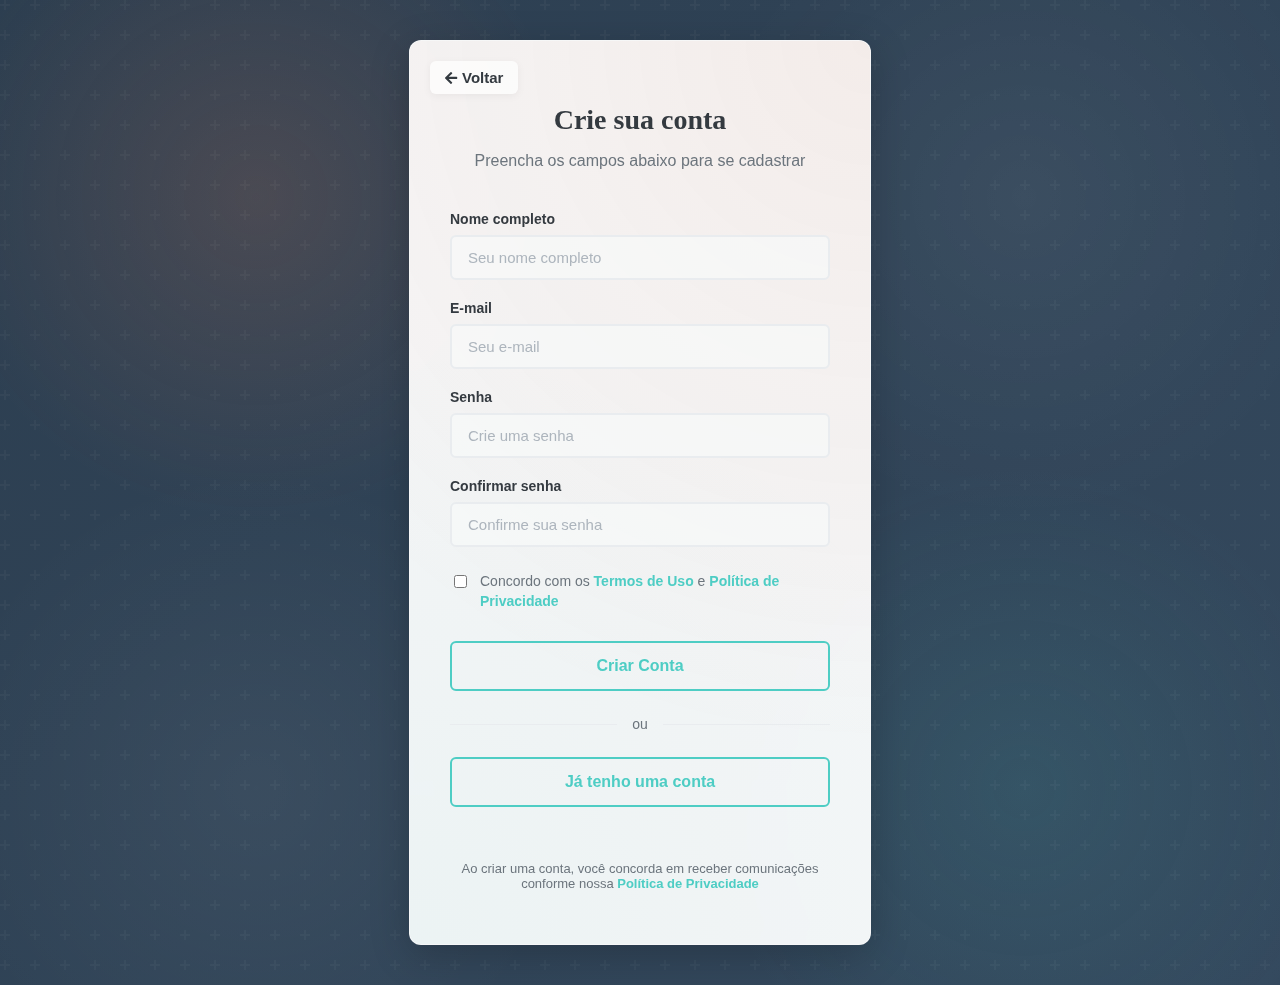
<file: Projetin/cadastro.html>
<html lang="pt-br">
<head>
    <meta charset="UTF-8">
    <meta name="viewport" content="width=device-width, initial-scale=1.0">
    <title>Cadastro - Projetin Futuro</title>
    <link rel="stylesheet" href="https://cdnjs.cloudflare.com/ajax/libs/font-awesome/5.15.4/css/all.min.css">
    <link rel="stylesheet" href="css/cadastro.css">
</head>
<body>
    <div class="page-background">
        <div class="signup-container">
            <div class="signup-background"></div>
            <a href="login.html" class="back-button"><i class="fas fa-arrow-left"></i> Voltar</a>
            <div class="signup-form-wrapper">
                <div class="signup-header">
                    <h2>Crie sua conta</h2>
                    <p>Preencha os campos abaixo para se cadastrar</p>
                </div>
                
                <form class="signup-form">
                    <div class="input-group">
                        <label for="name">Nome completo</label>
                        <input type="text" id="name" placeholder="Seu nome completo" required>
                    </div>
                    
                    <div class="input-group">
                        <label for="signup-email">E-mail</label>
                        <input type="email" id="signup-email" placeholder="Seu e-mail" required>
                    </div>
                    
                    <div class="input-group">
                        <label for="signup-password">Senha</label>
                        <input type="password" id="signup-password" placeholder="Crie uma senha" required>
                    </div>
                    
                    <div class="input-group">
                        <label for="confirm-password">Confirmar senha</label>
                        <input type="password" id="confirm-password" placeholder="Confirme sua senha" required>
                    </div>
                    
                    <div class="terms-checkbox">
                        <input type="checkbox" id="agree-terms" required>
                        <label for="agree-terms">Concordo com os <a href="#">Termos de Uso</a> e <a href="#">Política de Privacidade</a></label>
                    </div>
                    
                    <div class="signup-buttons">
                        <button type="submit" class="signup-button">
                            <span class="button-text">Criar Conta</span>
                        </button>
                        
                        <div class="separator">
                            <span class="line"></span>
                            <span class="or-text">ou</span>
                            <span class="line"></span>
                        </div>
                        
                        <button type="button" class="login-redirect-button" onclick="window.location.href='login.html'">
                            <span class="button-text">Já tenho uma conta</span>
                        </button>
                    </div>
                </form>
                
                <div class="signup-footer">
                    <p>Ao criar uma conta, você concorda em receber comunicações conforme nossa <a href="#">Política de Privacidade</a></p>
                </div>
            </div>
        </div>
    </div>

    <script src="script.js"></script>
</body>
</html>
</file>
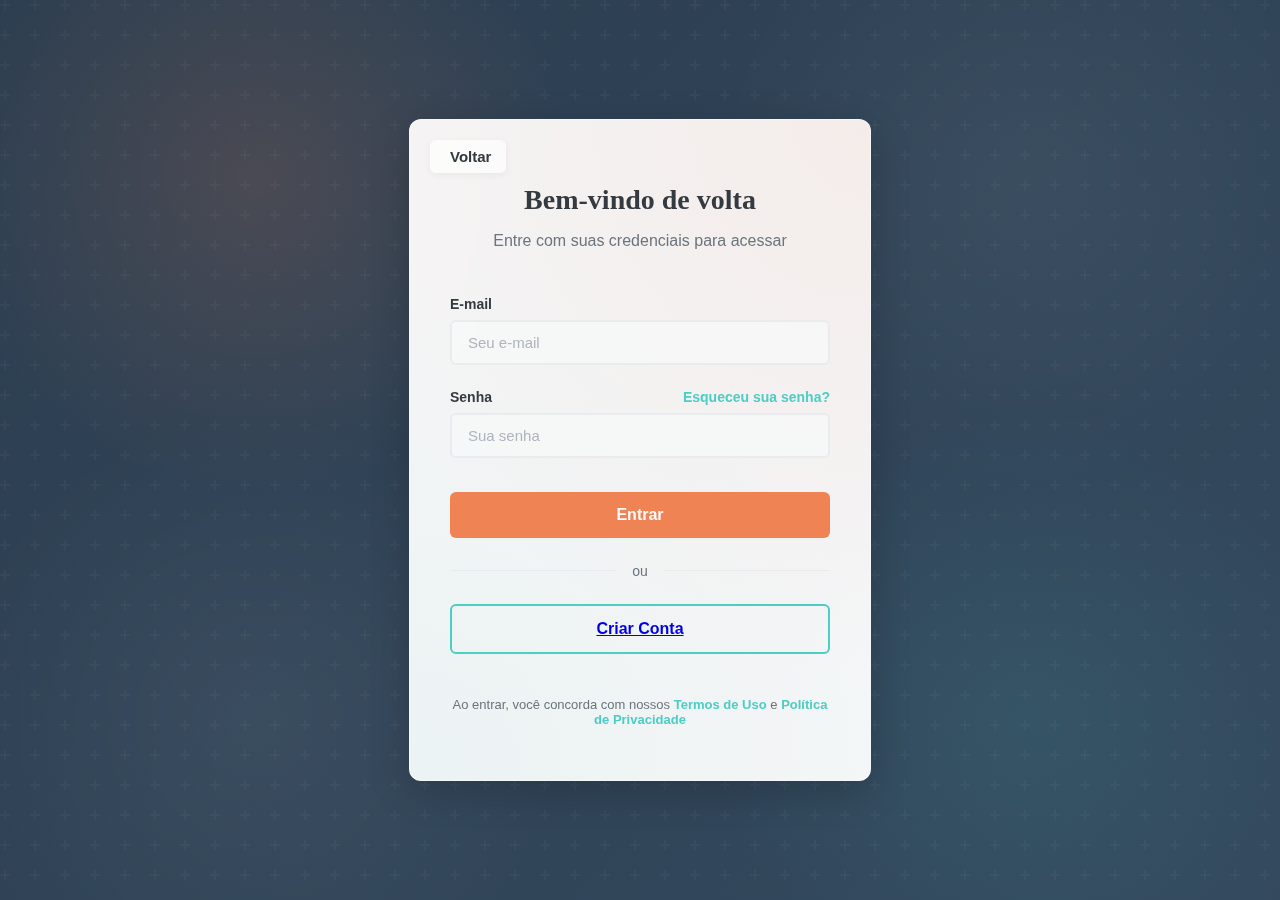
<file: Projetin/login.html>
<!DOCTYPE html>
<html lang="en">
<head>
    <meta charset="UTF-8">
    <meta name="viewport" content="width=device-width, initial-scale=1.0">
    <title>Document</title>
    <link rel="stylesheet" href="./css/login.css">
</head>
<body>
    <div class="page-background">
        <div class="login-container">
            <div class="login-background"></div>
            <a href="index.html" class="back-button"><i class="fas fa-arrow-left"></i> Voltar</a>
            <div class="login-form-wrapper">
                <div class="login-header">
                    <h2>Bem-vindo de volta</h2>
                    <p>Entre com suas credenciais para acessar</p>
                </div>
                
                <form class="login-form">
                    <div class="input-group">
                        <label for="email">E-mail</label>
                        <input type="email" id="email" placeholder="Seu e-mail" required>
                    </div>
                    
                    <div class="input-group">
                        <label for="password">Senha</label>
                        <input type="password" id="password" placeholder="Sua senha" required>
                        <span class="forgot-password">Esqueceu sua senha?</span>
                    </div>
                    
                    <div class="login-buttons">
                        <button type="submit" class="login-button">
                            <span class="button-text">Entrar</span>
                        </button>
                        
                        <div class="separator">
                            <span class="line"></span>
                            <span class="or-text">ou</span>
                            <span class="line"></span>
                        </div>
                        
                        <button type="button" class="signup-button">
                            <a href="cadastro.html">Criar Conta</a>
                        </button>
                    </div>
                </form>
                
                <div class="login-footer">
                    <p>Ao entrar, você concorda com nossos <a href="#">Termos de Uso</a> e <a href="#">Política de Privacidade</a></p>
                </div>
            </div>
        </div>
    </div>
    
</body>
</html>
</file>
<file: Projetin/css/cadastro.css>
:root {
    /* Usando as mesmas variáveis que parecem estar no seu tema */
    --gradient-primary: linear-gradient(135deg, #2c3e50, #34495e);
    --accent-primary: #ef8354;
    --accent-secondary: #4ecdc4;
    --neutral-light: #f8f9fa;
    --neutral-dark: #343a40;
    --shadow-soft: 0 4px 15px rgba(0, 0, 0, 0.1);
    --error: #e74c3c;
}

body {
    margin: 0;
    padding: 0;
    font-family: 'Source Sans Pro', sans-serif;
}

/* Fundo da página */
.page-background {
    min-height: 100vh;
    width: 100%;
    display: flex;
    align-items: center;
    justify-content: center;
    padding: 40px 0;
    box-sizing: border-box;
    background: linear-gradient(135deg, #2c3e50, #34495e);
    position: relative;
    overflow: hidden;
}

.page-background::before {
    content: '';
    position: absolute;
    top: 0;
    left: 0;
    right: 0;
    bottom: 0;
    background: 
        radial-gradient(circle at 20% 20%, rgba(239, 131, 84, 0.15), transparent 25%),
        radial-gradient(circle at 80% 80%, rgba(78, 205, 196, 0.1), transparent 25%),
        radial-gradient(circle at 80% 20%, rgba(255, 255, 255, 0.05), transparent 25%),
        radial-gradient(circle at 20% 80%, rgba(255, 255, 255, 0.05), transparent 25%);
    z-index: 1;
}

.page-background::after {
    content: '';
    position: absolute;
    top: 0;
    left: 0;
    right: 0;
    bottom: 0;
    background-image: url("data:image/svg+xml,%3Csvg width='60' height='60' viewBox='0 0 60 60' xmlns='http://www.w3.org/2000/svg'%3E%3Cg fill='none' fill-rule='evenodd'%3E%3Cg fill='%23ffffff' fill-opacity='0.03'%3E%3Cpath d='M36 34v-4h-2v4h-4v2h4v4h2v-4h4v-2h-4zm0-30V0h-2v4h-4v2h4v4h2V6h4V4h-4zM6 34v-4H4v4H0v2h4v4h2v-4h4v-2H6zM6 4V0H4v4H0v2h4v4h2V6h4V4H6z'/%3E%3C/g%3E%3C/g%3E%3C/svg%3E");
    z-index: 2;
}

.login-container {
    width: 100%;
    max-width: 460px;
    min-height: 540px;
    position: relative;
    background: rgba(255, 255, 255, 0.95);
    backdrop-filter: blur(10px);
    border-radius: 12px;
    box-shadow: 0 10px 40px rgba(0, 0, 0, 0.2);
    overflow: hidden;
    z-index: 10;
    border: 1px solid rgba(255, 255, 255, 0.18);
}

/* Botão de voltar */
.back-button {
    position: absolute;
    top: 20px;
    left: 20px;
    font-family: 'Source Sans Pro', sans-serif;
    font-size: 15px;
    font-weight: 600;
    color: var(--neutral-dark);
    text-decoration: none;
    display: flex;
    align-items: center;
    gap: 5px;
    transition: all 0.3s ease;
    z-index: 5;
    background: rgba(255, 255, 255, 0.7);
    padding: 8px 15px;
    border-radius: 6px;
    box-shadow: 0 2px 8px rgba(0, 0, 0, 0.05);
}

.back-button:hover {
    color: var(--accent-primary);
    transform: translateX(-2px);
}

.back-button i {
    font-size: 14px;
}

.login-background {
    position: absolute;
    top: 0;
    left: 0;
    right: 0;
    bottom: 0;
    background: radial-gradient(circle at top right, rgba(239, 131, 84, 0.08), transparent 70%),
                radial-gradient(circle at bottom left, rgba(78, 205, 196, 0.05), transparent 60%);
    z-index: 1;
}

.login-form-wrapper {
    position: relative;
    z-index: 2;
    padding: 40px;
    display: flex;
    flex-direction: column;
    height: 100%;
}

.login-header {
    text-align: center;
    margin-bottom: 30px;
}

.login-header h2 {
    font-family: 'Playfair Display', serif;
    font-size: 28px;
    font-weight: 700;
    color: var(--neutral-dark);
    margin-bottom: 8px;
}

.login-header p {
    font-family: 'Source Sans Pro', sans-serif;
    font-size: 16px;
    color: #6c757d;
}

.login-form {
    display: flex;
    flex-direction: column;
    gap: 24px;
}

.input-group {
    display: flex;
    flex-direction: column;
    position: relative;
}

.input-group label {
    font-family: 'Source Sans Pro', sans-serif;
    font-size: 14px;
    font-weight: 600;
    color: var(--neutral-dark);
    margin-bottom: 8px;
}

.input-group input {
    font-family: 'Source Sans Pro', sans-serif;
    font-size: 15px;
    padding: 12px 16px;
    border: 2px solid #e9ecef;
    border-radius: 6px;
    background-color: rgba(248, 249, 250, 0.7);
    transition: all 0.3s ease;
}

.input-group input:focus {
    outline: none;
    border-color: var(--accent-secondary);
    box-shadow: 0 0 0 3px rgba(78, 205, 196, 0.15);
    background-color: rgba(255, 255, 255, 0.9);
}

.input-group input::placeholder {
    color: #adb5bd;
}

.forgot-password {
    position: absolute;
    right: 0;
    top: 0;
    font-family: 'Source Sans Pro', sans-serif;
    font-size: 14px;
    font-weight: 600;
    color: var(--accent-secondary);
    cursor: pointer;
    transition: color 0.3s ease;
}

.forgot-password:hover {
    color: #3dafa8;
    text-decoration: underline;
}

.login-buttons {
    display: flex;
    flex-direction: column;
    gap: 20px;
    margin-top: 10px;
}

.login-button, .signup-button {
    font-family: 'Source Sans Pro', sans-serif;
    font-size: 16px;
    font-weight: 600;
    padding: 14px;
    border-radius: 6px;
    border: none;
    cursor: pointer;
    position: relative;
    overflow: hidden;
    transition: all 0.3s ease;
}

.login-button {
    background: var(--accent-primary);
    color: var(--neutral-light);
}

.login-button:hover {
    background: #e66f3e;
    transform: translateY(-2px);
    box-shadow: 0 4px 12px rgba(239, 131, 84, 0.3);
}

.signup-button {
    background: transparent;
    color: var(--accent-secondary);
    border: 2px solid var(--accent-secondary);
    position: relative;
}

.signup-button::before {
    content: '';
    position: absolute;
    top: 0;
    left: -100%;
    width: 100%;
    height: 100%;
    background: var(--accent-secondary);
    transition: left 0.3s ease;
    z-index: -1;
}

.signup-button:hover::before {
    left: 0;
}

.signup-button:hover {
    color: var(--neutral-light);
    transform: translateY(-2px);
    box-shadow: 0 4px 12px rgba(78, 205, 196, 0.3);
}

.button-text {
    position: relative;
    z-index: 2;
}

.separator {
    display: flex;
    align-items: center;
    gap: 15px;
    margin: 5px 0;
}

.line {
    flex-grow: 1;
    height: 1px;
    background-color: #e9ecef;
}

.or-text {
    font-family: 'Source Sans Pro', sans-serif;
    font-size: 14px;
    color: #6c757d;
}

.login-footer {
    margin-top: 30px;
    text-align: center;
    font-family: 'Source Sans Pro', sans-serif;
    font-size: 13px;
    color: #6c757d;
}

.login-footer a {
    color: var(--accent-secondary);
    text-decoration: none;
    font-weight: 600;
    transition: color 0.3s ease;
}

.login-footer a:hover {
    color: #3dafa8;
    text-decoration: underline;
}

/* Responsividade */
@media (max-width: 768px) {
    .login-container {
        max-width: 90%;
        margin: 0 20px;
    }
    
    .login-form-wrapper {
        padding: 30px 20px;
    }
}
.signup-container {
    width: 100%;
    max-width: 460px;
    min-height: 620px; /* Um pouco maior que o login por ter mais campos */
    position: relative;
    background: rgba(255, 255, 255, 0.95);
    backdrop-filter: blur(10px);
    border-radius: 12px;
    box-shadow: 0 10px 40px rgba(0, 0, 0, 0.2);
    overflow: hidden;
    z-index: 10;
    border: 1px solid rgba(255, 255, 255, 0.18);
}

/* Background do formulário de cadastro */
.signup-background {
    position: absolute;
    top: 0;
    left: 0;
    right: 0;
    bottom: 0;
    background: radial-gradient(circle at top right, rgba(239, 131, 84, 0.08), transparent 70%),
                radial-gradient(circle at bottom left, rgba(78, 205, 196, 0.05), transparent 60%);
    z-index: 1;
}

/* Estrutura do formulário de cadastro */
.signup-form-wrapper {
    position: relative;
    z-index: 2;
    padding: 40px;
    display: flex;
    flex-direction: column;
    height: 100%;
}

/* Cabeçalho da página de cadastro */
.signup-header {
    text-align: center;
    margin-bottom: 25px;
}

.signup-header h2 {
    font-family: 'Playfair Display', serif;
    font-size: 28px;
    font-weight: 700;
    color: var(--neutral-dark);
    margin-bottom: 8px;
}

.signup-header p {
    font-family: 'Source Sans Pro', sans-serif;
    font-size: 16px;
    color: #6c757d;
}

/* Formulário de cadastro */
.signup-form {
    display: flex;
    flex-direction: column;
    gap: 20px;
}

/* Checkbox de termos e condições */
.terms-checkbox {
    display: flex;
    align-items: flex-start;
    gap: 10px;
    margin-top: 5px;
}

.terms-checkbox input[type="checkbox"] {
    margin-top: 3px;
    accent-color: var(--accent-secondary);
}

.terms-checkbox label {
    font-family: 'Source Sans Pro', sans-serif;
    font-size: 14px;
    color: #6c757d;
    line-height: 1.4;
}

.terms-checkbox a {
    color: var(--accent-secondary);
    text-decoration: none;
    font-weight: 600;
    transition: color 0.3s ease;
}

.terms-checkbox a:hover {
    color: #3dafa8;
    text-decoration: underline;
}

/* Botões da página de cadastro */
.signup-buttons {
    display: flex;
    flex-direction: column;
    gap: 20px;
    margin-top: 10px;
}

/* Botão de login na página de cadastro */
.login-redirect-button {
    font-family: 'Source Sans Pro', sans-serif;
    font-size: 16px;
    font-weight: 600;
    padding: 14px;
    border-radius: 6px;
    border: 2px solid var(--accent-secondary);
    background: transparent;
    color: var(--accent-secondary);
    cursor: pointer;
    position: relative;
    overflow: hidden;
    transition: all 0.3s ease;
}

.login-redirect-button:hover {
    color: var(--neutral-light);
    transform: translateY(-2px);
    box-shadow: 0 4px 12px rgba(78, 205, 196, 0.3);
}

.login-redirect-button::before {
    content: '';
    position: absolute;
    top: 0;
    left: -100%;
    width: 100%;
    height: 100%;
    background: var(--accent-secondary);
    transition: left 0.3s ease;
    z-index: -1;
}

.login-redirect-button:hover::before {
    left: 0;
}

/* Rodapé da página de cadastro */
.signup-footer {
    margin-top: 25px;
    text-align: center;
    font-family: 'Source Sans Pro', sans-serif;
    font-size: 13px;
    color: #6c757d;
}

.signup-footer a {
    color: var(--accent-secondary);
    text-decoration: none;
    font-weight: 600;
    transition: color 0.3s ease;
}

.signup-footer a:hover {
    color: #3dafa8;
    text-decoration: underline;
}

/* Responsividade para o formulário de cadastro */
@media (max-width: 768px) {
    .signup-container {
        max-width: 90%;
        margin: 0 20px;
    }
    
    .signup-form-wrapper {
        padding: 30px 20px;
    }
    
    .terms-checkbox {
        align-items: flex-start;
    }
    
    .terms-checkbox label {
        font-size: 13px;
    }
}
</file>
<file: Projetin/css/login.css>
:root {
    /* Usando as mesmas variáveis que parecem estar no seu tema */
    --gradient-primary: linear-gradient(135deg, #2c3e50, #34495e);
    --accent-primary: #ef8354;
    --accent-secondary: #4ecdc4;
    --neutral-light: #f8f9fa;
    --neutral-dark: #343a40;
    --shadow-soft: 0 4px 15px rgba(0, 0, 0, 0.1);
    --error: #e74c3c;
}

body {
    margin: 0;
    padding: 0;
    font-family: 'Source Sans Pro', sans-serif;
}

/* Fundo da página */
.page-background {
    min-height: 100vh;
    width: 100%;
    display: flex;
    align-items: center;
    justify-content: center;
    padding: 40px 0;
    box-sizing: border-box;
    background: linear-gradient(135deg, #2c3e50, #34495e);
    position: relative;
    overflow: hidden;
}

.page-background::before {
    content: '';
    position: absolute;
    top: 0;
    left: 0;
    right: 0;
    bottom: 0;
    background: 
        radial-gradient(circle at 20% 20%, rgba(239, 131, 84, 0.15), transparent 25%),
        radial-gradient(circle at 80% 80%, rgba(78, 205, 196, 0.1), transparent 25%),
        radial-gradient(circle at 80% 20%, rgba(255, 255, 255, 0.05), transparent 25%),
        radial-gradient(circle at 20% 80%, rgba(255, 255, 255, 0.05), transparent 25%);
    z-index: 1;
}

.page-background::after {
    content: '';
    position: absolute;
    top: 0;
    left: 0;
    right: 0;
    bottom: 0;
    background-image: url("data:image/svg+xml,%3Csvg width='60' height='60' viewBox='0 0 60 60' xmlns='http://www.w3.org/2000/svg'%3E%3Cg fill='none' fill-rule='evenodd'%3E%3Cg fill='%23ffffff' fill-opacity='0.03'%3E%3Cpath d='M36 34v-4h-2v4h-4v2h4v4h2v-4h4v-2h-4zm0-30V0h-2v4h-4v2h4v4h2V6h4V4h-4zM6 34v-4H4v4H0v2h4v4h2v-4h4v-2H6zM6 4V0H4v4H0v2h4v4h2V6h4V4H6z'/%3E%3C/g%3E%3C/g%3E%3C/svg%3E");
    z-index: 2;
}

.login-container {
    width: 100%;
    max-width: 460px;
    min-height: 540px;
    position: relative;
    background: rgba(255, 255, 255, 0.95);
    backdrop-filter: blur(10px);
    border-radius: 12px;
    box-shadow: 0 10px 40px rgba(0, 0, 0, 0.2);
    overflow: hidden;
    z-index: 10;
    border: 1px solid rgba(255, 255, 255, 0.18);
}

/* Botão de voltar */
.back-button {
    position: absolute;
    top: 20px;
    left: 20px;
    font-family: 'Source Sans Pro', sans-serif;
    font-size: 15px;
    font-weight: 600;
    color: var(--neutral-dark);
    text-decoration: none;
    display: flex;
    align-items: center;
    gap: 5px;
    transition: all 0.3s ease;
    z-index: 5;
    background: rgba(255, 255, 255, 0.7);
    padding: 8px 15px;
    border-radius: 6px;
    box-shadow: 0 2px 8px rgba(0, 0, 0, 0.05);
}

.back-button:hover {
    color: var(--accent-primary);
    transform: translateX(-2px);
}

.back-button i {
    font-size: 14px;
}

.login-background {
    position: absolute;
    top: 0;
    left: 0;
    right: 0;
    bottom: 0;
    background: radial-gradient(circle at top right, rgba(239, 131, 84, 0.08), transparent 70%),
                radial-gradient(circle at bottom left, rgba(78, 205, 196, 0.05), transparent 60%);
    z-index: 1;
}

.login-form-wrapper {
    position: relative;
    z-index: 2;
    padding: 40px;
    display: flex;
    flex-direction: column;
    height: 100%;
}

.login-header {
    text-align: center;
    margin-bottom: 30px;
}

.login-header h2 {
    font-family: 'Playfair Display', serif;
    font-size: 28px;
    font-weight: 700;
    color: var(--neutral-dark);
    margin-bottom: 8px;
}

.login-header p {
    font-family: 'Source Sans Pro', sans-serif;
    font-size: 16px;
    color: #6c757d;
}

.login-form {
    display: flex;
    flex-direction: column;
    gap: 24px;
}

.input-group {
    display: flex;
    flex-direction: column;
    position: relative;
}

.input-group label {
    font-family: 'Source Sans Pro', sans-serif;
    font-size: 14px;
    font-weight: 600;
    color: var(--neutral-dark);
    margin-bottom: 8px;
}

.input-group input {
    font-family: 'Source Sans Pro', sans-serif;
    font-size: 15px;
    padding: 12px 16px;
    border: 2px solid #e9ecef;
    border-radius: 6px;
    background-color: rgba(248, 249, 250, 0.7);
    transition: all 0.3s ease;
}

.input-group input:focus {
    outline: none;
    border-color: var(--accent-secondary);
    box-shadow: 0 0 0 3px rgba(78, 205, 196, 0.15);
    background-color: rgba(255, 255, 255, 0.9);
}

.input-group input::placeholder {
    color: #adb5bd;
}

.forgot-password {
    position: absolute;
    right: 0;
    top: 0;
    font-family: 'Source Sans Pro', sans-serif;
    font-size: 14px;
    font-weight: 600;
    color: var(--accent-secondary);
    cursor: pointer;
    transition: color 0.3s ease;
}

.forgot-password:hover {
    color: #3dafa8;
    text-decoration: underline;
}

.login-buttons {
    display: flex;
    flex-direction: column;
    gap: 20px;
    margin-top: 10px;
}

.login-button, .signup-button {
    font-family: 'Source Sans Pro', sans-serif;
    font-size: 16px;
    font-weight: 600;
    padding: 14px;
    border-radius: 6px;
    border: none;
    cursor: pointer;
    position: relative;
    overflow: hidden;
    transition: all 0.3s ease;
}

.login-button {
    background: var(--accent-primary);
    color: var(--neutral-light);
}

.login-button:hover {
    background: #e66f3e;
    transform: translateY(-2px);
    box-shadow: 0 4px 12px rgba(239, 131, 84, 0.3);
}

.signup-button {
    background: transparent;
    color: var(--accent-secondary);
    border: 2px solid var(--accent-secondary);
    position: relative;
}

.signup-button::before {
    content: '';
    position: absolute;
    top: 0;
    left: -100%;
    width: 100%;
    height: 100%;
    background: var(--accent-secondary);
    transition: left 0.3s ease;
    z-index: -1;
}

.signup-button:hover::before {
    left: 0;
}

.signup-button:hover {
    color: var(--neutral-light);
    transform: translateY(-2px);
    box-shadow: 0 4px 12px rgba(78, 205, 196, 0.3);
}

.button-text {
    position: relative;
    z-index: 2;
}

.separator {
    display: flex;
    align-items: center;
    gap: 15px;
    margin: 5px 0;
}

.line {
    flex-grow: 1;
    height: 1px;
    background-color: #e9ecef;
}

.or-text {
    font-family: 'Source Sans Pro', sans-serif;
    font-size: 14px;
    color: #6c757d;
}

.login-footer {
    margin-top: 30px;
    text-align: center;
    font-family: 'Source Sans Pro', sans-serif;
    font-size: 13px;
    color: #6c757d;
}

.login-footer a {
    color: var(--accent-secondary);
    text-decoration: none;
    font-weight: 600;
    transition: color 0.3s ease;
}

.login-footer a:hover {
    color: #3dafa8;
    text-decoration: underline;
}

/* Responsividade */
@media (max-width: 768px) {
    .login-container {
        max-width: 90%;
        margin: 0 20px;
    }
    
    .login-form-wrapper {
        padding: 30px 20px;
    }
}
</file>
